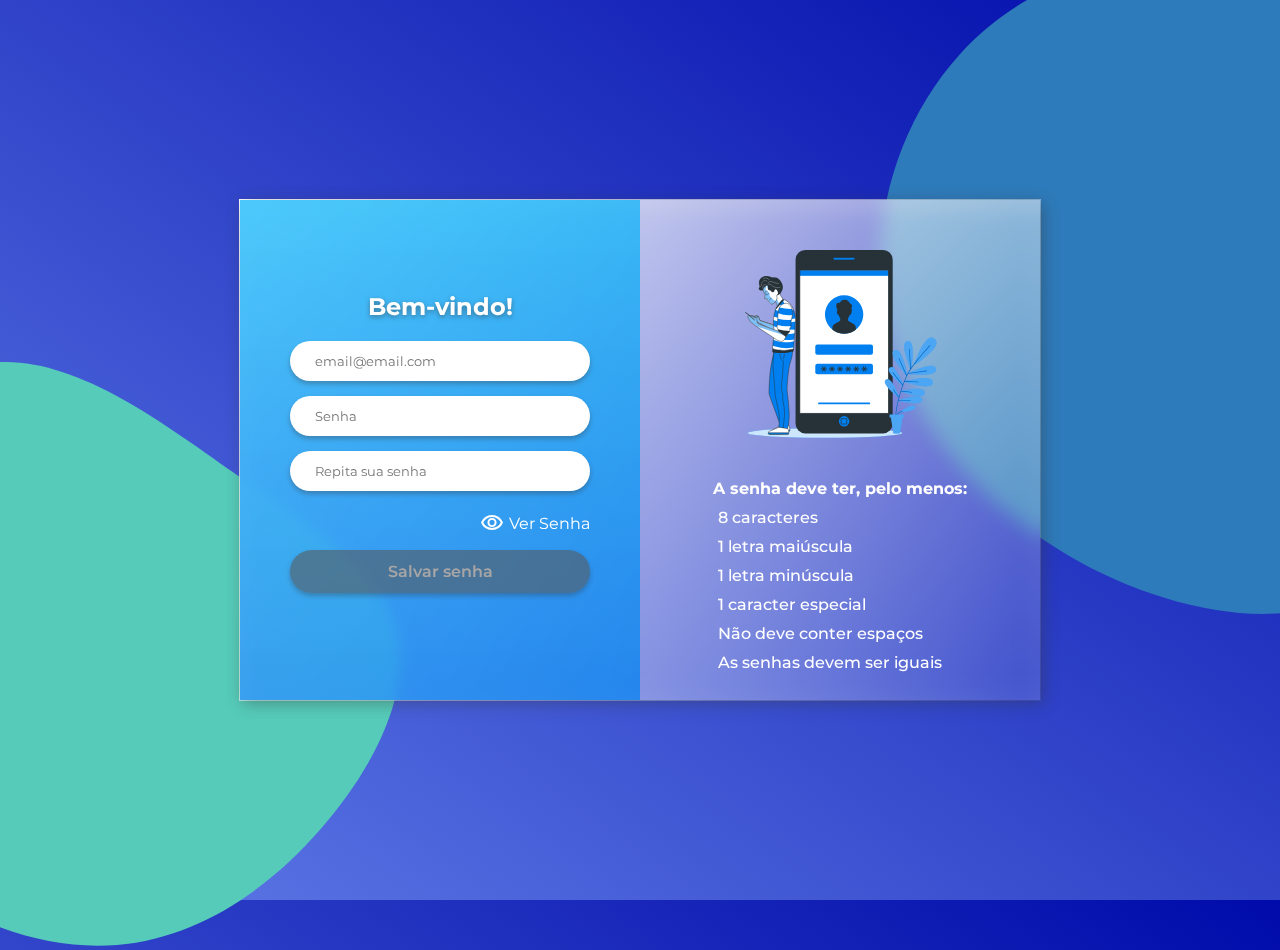
<file: forms/passwordvalidation/index.html>
<!DOCTYPE html>
<html lang="pt-BR">

<head>
    <meta charset="UTF-8">
    <meta http-equiv="X-UA-Compatible" content="IE=edge">
    <meta name="viewport" content="width=device-width, initial-scale=1.0">

    <link rel="stylesheet" href="assets/css/blobz.css">
    <link rel="stylesheet" href="https://use.fontawesome.com/releases/v5.3.1/css/all.css"
        integrity="sha384-mzrmE5qonljUremFsqc01SB46JvROS7bZs3IO2EmfFsd15uHvIt+Y8vEf7N7fWAU" crossorigin="anonymous">
    <link rel="stylesheet" href="assets/css/style.css">
    <link href="https://fonts.googleapis.com/css2?family=Material+Symbols+Outlined" rel="stylesheet" />
    
    <title>Recuperar Senha | ImportDev</title>
</head>

<body>
    <!-- POR ULTIMO -->
    <div class="tk-blob" style="--time: 20s; --amount: 5; --fill: #56cbb9;">
        <svg xmlns="http://www.w3.org/2000/svg" viewBox="0 0 747.2 726.7">
            <path
                d="M539.8 137.6c98.3 69 183.5 124 203 198.4 19.3 74.4-27.1 168.2-93.8 245-66.8 76.8-153.8 136.6-254.2 144.9-100.6 8.2-214.7-35.1-292.7-122.5S-18.1 384.1 7.4 259.8C33 135.6 126.3 19 228.5 2.2c102.1-16.8 213.2 66.3 311.3 135.4z">
            </path>
        </svg>
    </div>
    <div class="tk-blob-2" style="--fill: #2e7bbb;">
        <svg xmlns="http://www.w3.org/2000/svg" viewBox="0 0 274 303.2">
            <path
                d="M260.2 41.4c20 29.2 14.6 74.5 7.2 124.4-7.3 49.9-16.6 104.5-49.2 126-32.5 21.6-88.4 10.2-132-15.2s-75-64.7-83.6-107.8C-6.1 125.7 8 79 36.3 47.8 64.5 16.7 107 1.3 150.9.1c43.9-1.1 89.3 12 109.3 41.3z">
            </path>
        </svg>
    </div>

    <div class="module-border-wrap">
        <div class="container">
            <div class="form">
                <h2>Bem-vindo!</h2>
                <input id="email" type="email" placeholder="email@email.com" autocomplete="off">
                <input id="j_idt20:senha" type="password" placeholder="Senha" oninput="check()">
                <input id="j_idt20:repetirSenha" type="password" placeholder="Repita sua senha" oninput="check()">
                <div class="options" onclick="ver()">
                    <span id="icon" class="material-symbols-outlined">visibility</span>
                    <span id="word">Ver Senha</span>
                </div>


                <input id="j_idt20:logar" class="button disabled" type="submit" value="Salvar senha" onclick="salvar()">


            </div>
            <div class="validacoes">
                <img src="images/Mobile login-bro.svg">
                <div class="checklist">
                    <strong>A senha deve ter, pelo menos:</strong>
                    <div class="checkitem">
                        <i id="check0" class="far fa-check-circle"></i> <span> 8 caracteres</span>
                    </div>
                    <div class="checkitem">
                        <i  id="check1" class="far fa-check-circle"></i> <span> 1 letra maiúscula</span>
                    </div>
                    <div class="checkitem">
                        <i id="check2" class="far fa-check-circle"></i> <span>1 letra minúscula</span>
                    </div>
                    <div class="checkitem">
                        <i id="check3" class="far fa-check-circle"></i> <span>1 caracter especial</span>
                    </div>
                    <div class="checkitem">
                        <i id="check4" class="far fa-check-circle"></i> <span>Não deve conter espaços</span>
                    </div>
                    <div class="checkitem">
                        <i id="check5" class="far fa-check-circle"></i> <span>As senhas devem ser iguais</span>
                    </div>
                </div>
            </div>
        </div>
    </div>
    
    <script src="script.js"></script>
</body>

</html>
</file>
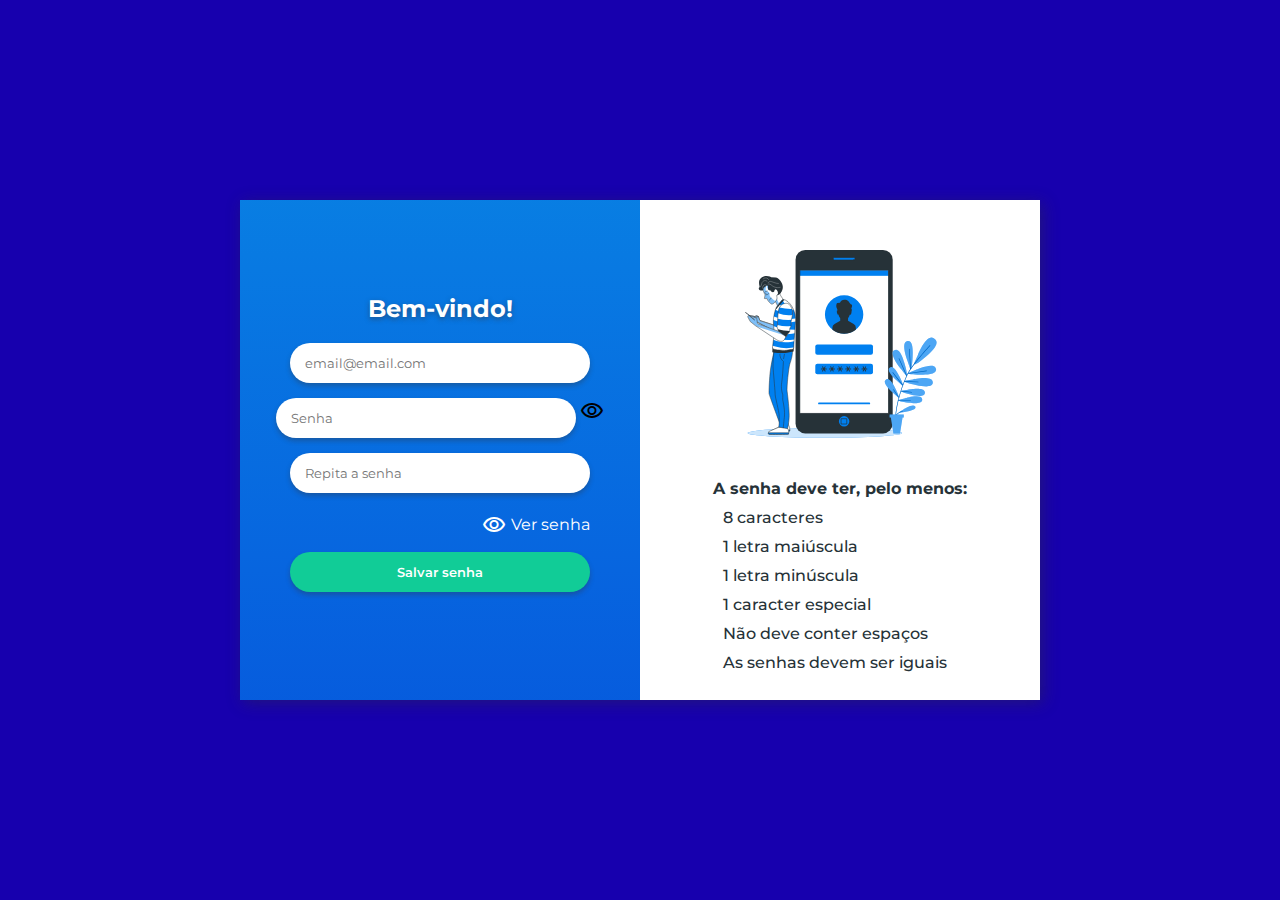
<file: forms/recuperarSenha/index.html>
<!DOCTYPE html>
<html lang="pt-br">

<head>
  <meta charset="UTF-8">
  <meta http-equiv="X-UA-Compatible" content="IE=edge">
  <meta name="viewport" content="width=device-width, initial-scale=1.0">

  <link rel="stylesheet" href="assets/css/style.css">
  <link href="https://fonts.googleapis.com/css2?family=Material+Symbols+Outlined" rel="stylesheet" />
  <link rel="stylesheet" href="https://use.fontawesome.com/releases/v5.3.1/css/all.css"
        integrity="sha384-mzrmE5qonljUremFsqc01SB46JvROS7bZs3IO2EmfFsd15uHvIt+Y8vEf7N7fWAU" crossorigin="anonymous">
  <title>Import Dev | Recuperar Senha</title>
</head>

<body>
  <div class="container">
    <div class="form">
      <h2>Bem-vindo!</h2>
      <input id="email" type="email" placeholder="email@email.com" autocomplete="off">
      <div class="input">
        <input id="password" type="password" placeholder="Senha" oninput="check()">
        <span id="icon" class="material-symbols-outlined">
          visibility
        </span>
      </div>
      
      <input id="r_password" type="password" placeholder="Repita a senha" oninput="check()">
      <div class="opcoes" onclick="ver()">
        <span id="icon" class="material-symbols-outlined">
          visibility
        </span>
        <span id="word">Ver senha</span>
      </div>
      <input type="submit" value="Salvar senha">
    </div>
    <div class="validacoes">
      <img src="assets/images/Mobile login-bro.svg">
      <div class="checklist">
        <strong>A senha deve ter, pelo menos:</strong>
        <div class="checkitem">
          <span id="check0" class="far fa-check-circle"></span>
          <span>8 caracteres</span>
        </div>
        <div class="checkitem">
          <span id="check1" class="far fa-check-circle"></span>
          <span>1 letra maiúscula</span>
        </div>
        <div class="checkitem">
          <span id="check2" class="far fa-check-circle"></span>
          <span>1 letra minúscula</span>
        </div>
        <div class="checkitem">
          <span id="check3" class="far fa-check-circle"></span>
          <span> 1 caracter especial</span>
        </div>
        <div class="checkitem">
          <span id="check4" class="far fa-check-circle"></span>
          <span>Não deve conter espaços</span>
        </div>
        <div class="checkitem">
          <span id="check5" class="far fa-check-circle"></span>
          <span>As senhas devem ser iguais</span>
        </div>
      </div>
    </div>
  </div>
  <script src="script.js"></script>
</body>

</html>
</file>
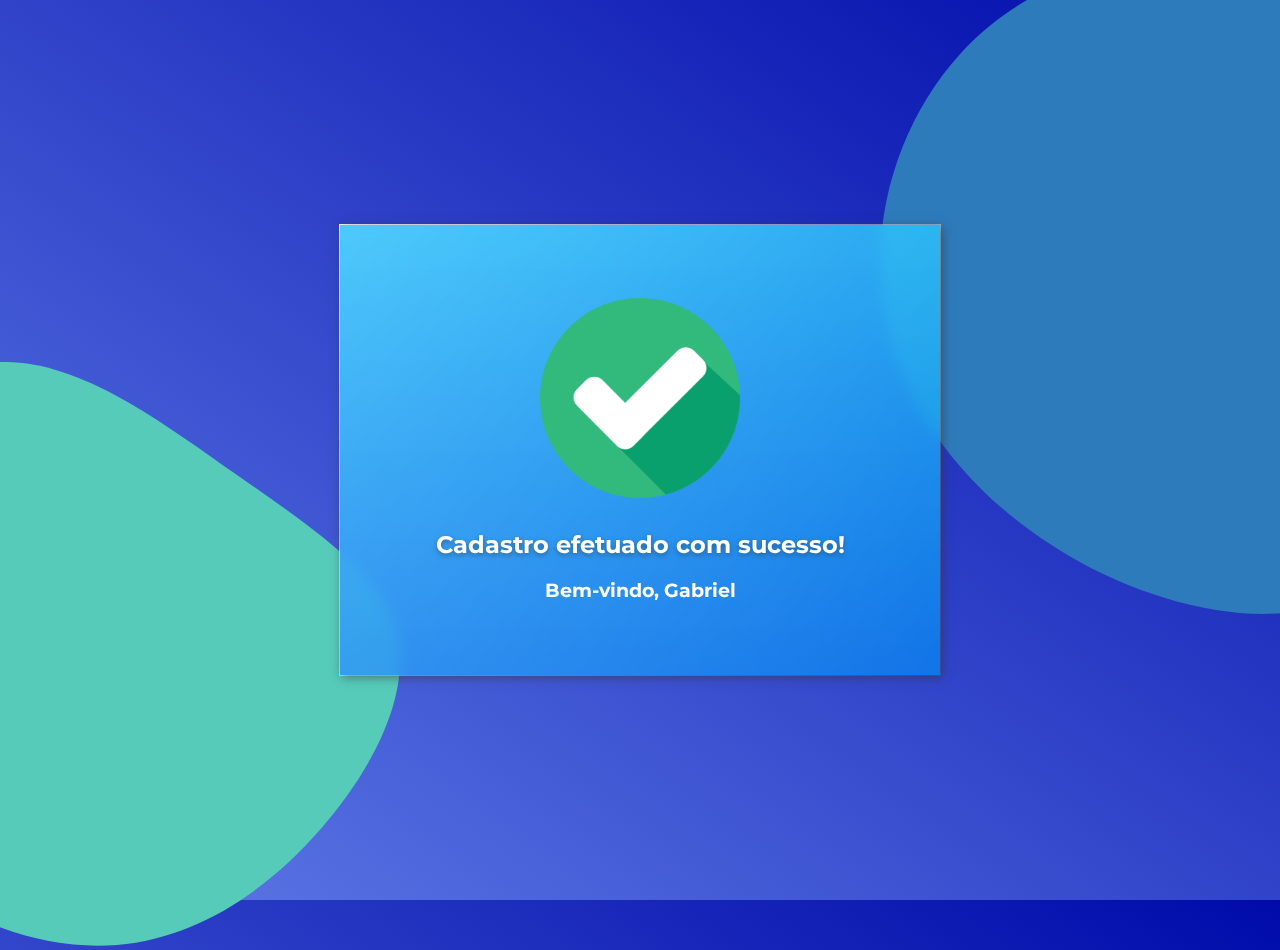
<file: forms/passwordvalidation/sucesso.html>
<!DOCTYPE html>
<html lang="pt-BR">

<head>
    <meta charset="UTF-8">
    <meta http-equiv="X-UA-Compatible" content="IE=edge">
    <meta name="viewport" content="width=device-width, initial-scale=1.0">

    <link rel="stylesheet" href="assets/css/blobz.css">
    <link rel="stylesheet" href="https://use.fontawesome.com/releases/v5.3.1/css/all.css"
        integrity="sha384-mzrmE5qonljUremFsqc01SB46JvROS7bZs3IO2EmfFsd15uHvIt+Y8vEf7N7fWAU" crossorigin="anonymous">
    <link rel="stylesheet" href="assets/css/style.css">
    <link href="https://fonts.googleapis.com/css2?family=Material+Symbols+Outlined" rel="stylesheet" />
    
    <title>Recuperar Senha | ImportDev</title>
</head>

<body>
    <!-- POR ULTIMO -->
    <div class="tk-blob" style="--time: 20s; --amount: 5; --fill: #56cbb9;">
        <svg xmlns="http://www.w3.org/2000/svg" viewBox="0 0 747.2 726.7">
            <path
                d="M539.8 137.6c98.3 69 183.5 124 203 198.4 19.3 74.4-27.1 168.2-93.8 245-66.8 76.8-153.8 136.6-254.2 144.9-100.6 8.2-214.7-35.1-292.7-122.5S-18.1 384.1 7.4 259.8C33 135.6 126.3 19 228.5 2.2c102.1-16.8 213.2 66.3 311.3 135.4z">
            </path>
        </svg>
    </div>
    <div class="tk-blob-2" style="--fill: #2e7bbb;">
        <svg xmlns="http://www.w3.org/2000/svg" viewBox="0 0 274 303.2">
            <path
                d="M260.2 41.4c20 29.2 14.6 74.5 7.2 124.4-7.3 49.9-16.6 104.5-49.2 126-32.5 21.6-88.4 10.2-132-15.2s-75-64.7-83.6-107.8C-6.1 125.7 8 79 36.3 47.8 64.5 16.7 107 1.3 150.9.1c43.9-1.1 89.3 12 109.3 41.3z">
            </path>
        </svg>
    </div>

    <div class="module-border-wrap" >
        <div class="form" style="color: white;width: 600px;height: 450px;box-shadow: 2px 2px 10px rgba(51, 51, 51, 0.582);">  
            <img src="images/checked.png" width="200">
            <h2 style="margin-top: 2rem;">Cadastro efetuado com sucesso!</h2>
            <h3>Bem-vindo, Gabriel</h3>
        </div>
    </div>
    
    <script src="script.js"></script>
</body>

</html>
</file>
<file: forms/passwordvalidation/assets/css/blobz.css>
.tk-blob {
  animation: blob-turn var(--time, 30s) linear infinite;
  fill: var(--fill, #7600f8);
  transform-origin: center;
  position: absolute;
  z-index: -1;
  bottom:-50px;
  left: -200px;
  width: 600px;
}

.tk-blob-2 {
  animation: blob-turn var(--time, 30s) linear infinite;
  fill: var(--fill, #7600f8);
  transform-origin: center;
  position: absolute;
  z-index: -1;
  top:-50px;
  right: -200px;
  width: 600px;
}

.tk-blob svg {
  animation: blob-turn calc( var(2, 30s) * 0.5 ) linear 0s infinite;
  transform-origin: top;
}

.tk-blob svg path {
  animation: blob-scale calc( var(5, 30s) * 0.5 ) ease-in-out 0s infinite;
  transform-origin: center;
}

@keyframes blob-turn {
  0% {
    transform: rotate(0deg);
  }
  100% {
    transform: rotate(360deg);
  }
}

@keyframes blob-skew {
  0% {
    transform: skewY(0deg);
  }
  13% {
    transform: skewY( calc( (1.8deg) * var(--amount, 2)) );
  }
  18% {
    transform: skewY( calc( (2.2deg) * var(--amount, 2)) );
  }
  24% {
    transform: skewY( calc( (2.48deg) * var(--amount, 2)) );
  }
  25% {
    transform: skewY( calc( (2.5deg) * var(--amount, 2)) );
  }
  26% {
    transform: skewY( calc( (2.48deg) * var(--amount, 2)) );
  }
  32% {
    transform: skewY( calc( (2.2deg) * var(--amount, 2)) );
  }
  37% {
    transform: skewY( calc( (1.8deg) * var(--amount, 2)) );
  }
  50% {
    transform: skewY(0deg);
  }
  63% {
    transform: skewY( calc( (-1.8deg) * var(--amount, 2)) );
  }
  68% {
    transform: skewY( calc( (-2.2deg) * var(--amount, 2)) );
  }
  74% {
    transform: skewY( calc( (-2.48deg) * var(--amount, 2)) );
  }
  75% {
    transform: skewY( calc( (-2.5deg) * var(--amount, 2)) );
  }
  76% {
    transform: skewY( calc( (-2.48deg) * var(--amount, 2)) );
  }
  82% {
    transform: skewY( calc( (-2.2deg) * var(--amount, 2)) );
  }
  87% {
    transform: skewY( calc( (-1.8deg) * var(--amount, 2)) );
  }
  100% {
    transform: skewY(0deg);
  }
}

@keyframes blob-scale {
  0% {
    transform: scaleX(.9) scaleY(1);
  }
  25% {
    transform: scaleX(.9) scaleY(.9);
  }
  50% {
    transform: scaleX(1) scaleY(.9);
  }
  75% {
    transform: scaleX(.9) scaleY(.9);
  }
  100% {
    transform: scaleX(.9) scaleY(1);
  }
}
</file>
<file: forms/passwordvalidation/assets/css/style.css>
@import url('https://fonts.googleapis.com/css2?family=Montserrat:ital,wght@0,300;0,400;0,600;1,700&family=Poppins:wght@200;300;400;600;700;800&display=swap');

* {
  margin: 0;
  padding: 0;
  box-sizing: border-box;
  font-family: 'Montserrat', sans-serif;
}

body {
  height: 100vh;
  display: flex;
  justify-content: center;
  align-items: center;
  background: linear-gradient(-145deg, #000baa, #607ce8);
  overflow: hidden;
}

/*  POR ULTIMO */
.module-border-wrap {
  max-width: 100%;
  position: relative;
  background: linear-gradient(135deg, rgb(255, 255, 255), rgba(255, 255, 255, 0.08));
  padding: 1px;
}

.container {
  display: flex;
  box-shadow: 3px 3px 15px #33333368,
  inset 3px 3px 10px #ffffff8d;
  width: 800px;
  height: 500px;
  z-index: 999;
}

h2 {
  text-align: center;
  margin-bottom: 20px;
  color: white;
  text-shadow: 0px 2px 5px rgba(51, 51, 51, 0.5);
}

.form {
  display: flex;
  justify-content: center;
  align-items: center;
  flex-direction: column;
  background: linear-gradient(to bottom, #02b3f9b3, #0080f0b8);
  width: 400px;
  backdrop-filter: blur(7px);
}

.options {
  display: flex;
  justify-content: end;
  align-items: center;
  width: 300px;
  margin: 5px 0 15px 0;
  color: white;
  cursor: pointer;
}

.options #word {
  margin-left: 5px;
}

.validacoes {
  color: #fff;
  height: 100%;
  display: flex;
  justify-content: center;
  flex-direction: column;
  align-items: center;
  background: #ffffff00;
  backdrop-filter: blur(10px);
  width: 400px;
}

.validacoes strong {
  margin: 10px 0;
}

.validacoes img {
  width: 250px;
  margin-bottom: 10px;
}

.validacoes span {
  margin-left: 5px;
  font-weight: 500;
}

#check0,
#check1,
#check2,
#check3,
#check4,
#check5 {
  color: #ca0606
}

.checkitem {
  margin: 10px 0
}

input {
  border-radius: 50px;
  width: 300px;
  margin-bottom: 15px;
  padding: 12px 25px;
  border: none;
  box-shadow: 0px 3px 5px #33333355;
  outline: none;
}

.disabled {
  background: #57575792;
  color: rgb(167, 165, 165);
  font-weight: 600;
  font-size: 16px;
  cursor: default;
}

.enabled {
  background: #04c48d;
  color: white;
  font-weight: 600;
  font-size: 16px;
  cursor: pointer;
  box-shadow: inset 0 0 0 0 #11cc97;
  transition: ease-out 0.3s;
}

.enabled:hover {
  box-shadow: inset 300px 0 0 0 #07d399;
}
</file>
<file: forms/recuperarSenha/assets/css/style.css>
@import url('https://fonts.googleapis.com/css2?family=Montserrat:ital,wght@0,300;0,400;0,600;1,700&family=Poppins:wght@200;300;400;600;700;800&display=swap');

* {
  margin: 0;
  padding: 0;
  box-sizing: border-box;
  font-family: 'Montserrat', sans-serif;
}

body {
  height: 100vh;
  display: flex;
  justify-content: center;
  align-items: center;
  background: #1700ae;
  overflow: hidden;
}

.container {
  display: flex;
  box-shadow: 3px 3px 15px #33333368;
  width: 800px;
  height: 500px;
  z-index: 999;
}

h2 {
  text-align: center;
  margin-bottom: 20px;
  color: white;
  text-shadow: 0px 2px 5px rgba(51, 51, 51, 0.5);
}

.form {
  display: flex;
  justify-content: center;
  align-items: center;
  flex-direction: column;
  background: linear-gradient(to bottom, #02b3f9b3, #0080f0b8);
  width: 400px;
}

input {
  border-radius: 50px;
  width: 300px;
  margin-bottom: 15px;
  padding: 12px 15px;
  border: none;
  box-shadow: 0px 3px 5px #33333355;
  outline: none;
}

input[type="submit"] {
  background: #11cc97;
  color: white;
  font-weight: 600;
  cursor: pointer;
}

.opcoes {
  display: flex;
  justify-content: end;
  align-items: center;
  width: 300px;
  margin: 5px 0 15px 0;
  color: white;
  cursor: pointer;
}

.opcoes #word { margin-left: 5px; }

.validacoes {
  color: #263238;
  height: 100%;
  display: flex;
  justify-content: center;
  align-items: center;
  flex-direction: column;
  background: #fff;
  backdrop-filter: blur(10px);
  width: 400px;
}

#check0, #check1, #check2, #check3, #check4, #check5 { color: #fb5f0b; }

.validacoes strong { margin: 10px 0;}

.validacoes img { width: 250px; margin-bottom: 10px; }

.validacoes span { margin-left: 5px; font-weight: 500; }

.checkitem { margin: 10px 0; }
</file>
